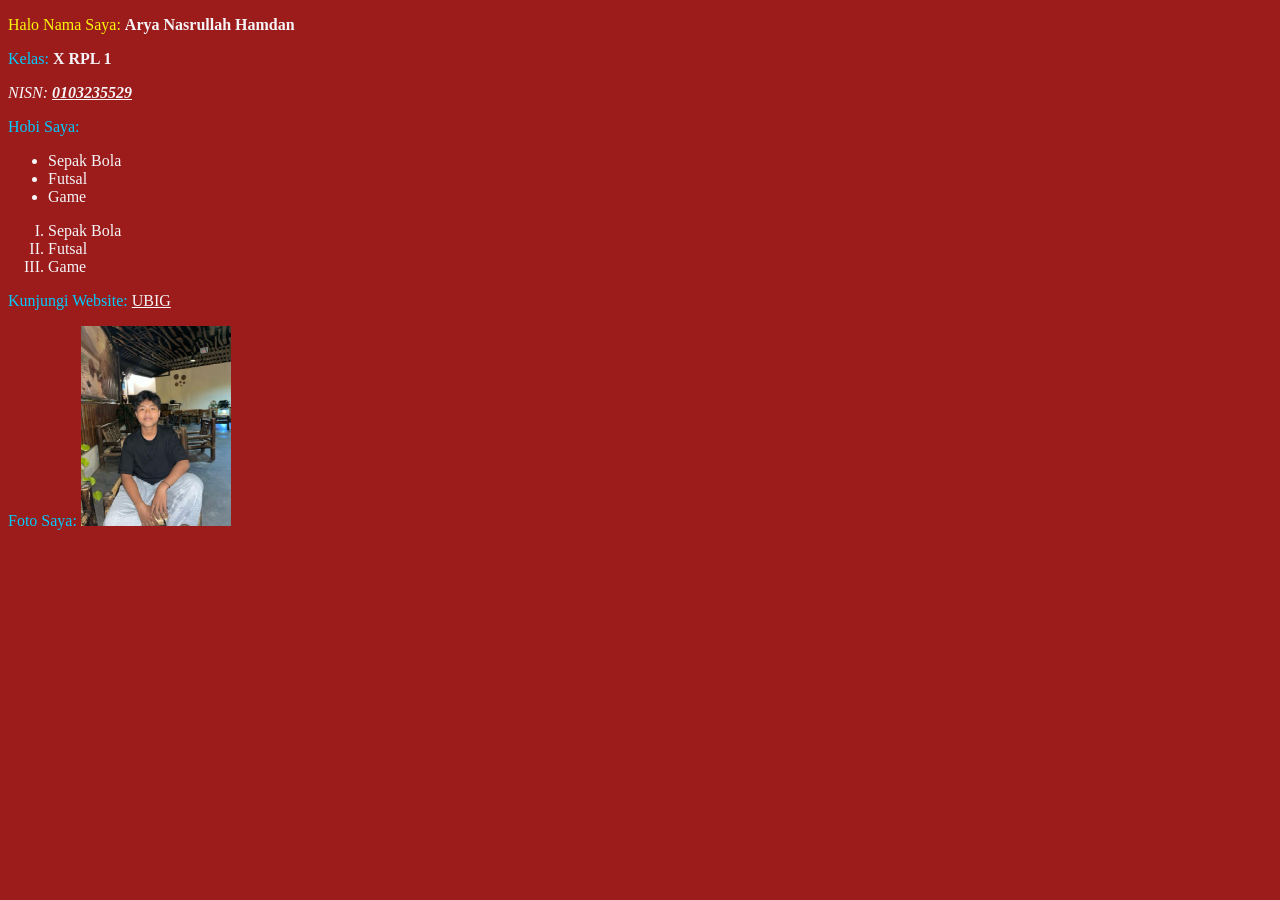
<file: latihan-1/index.html>
<!DOCTYPE html>
<html lang="id">
<head>
    <meta charset="UTF-8">
    <meta name="viewport" content="width=device-width, initial-scale=1.0">
    <title>Arya-Latihan1</title>

    <link rel="stylesheet" href="index.css">
</head>
<body>
   <p class="nama">
    Halo Nama Saya: 
        <strong>Arya Nasrullah Hamdan</strong>
    </p>
   <p>
    Kelas: 
        <strong>X RPL 1</strong>
    </p>
   <em>
        NISN:   
        <strong>
            <u>0103235529</u>
        </strong>
    </em>
    <p>Hobi Saya:</p>
    <ul>
        <li>Sepak Bola</li>
        <li>Futsal</li>
        <li>Game</li>
    </ul>
    <ol type="I">
        <li>Sepak Bola</li>
        <li>Futsal</li>
        <li>Game</li>
    </ol>
    <p>Kunjungi Website: 
        <a href="https://ubig.co.id/" target="_blank">UBIG</a>
    </p>
    <p>Foto Saya:
        <img src="Arya.jpg.jpeg" alt="Foto Arya" width="150" height="200">
    </p>
</body>
</html>
</file>
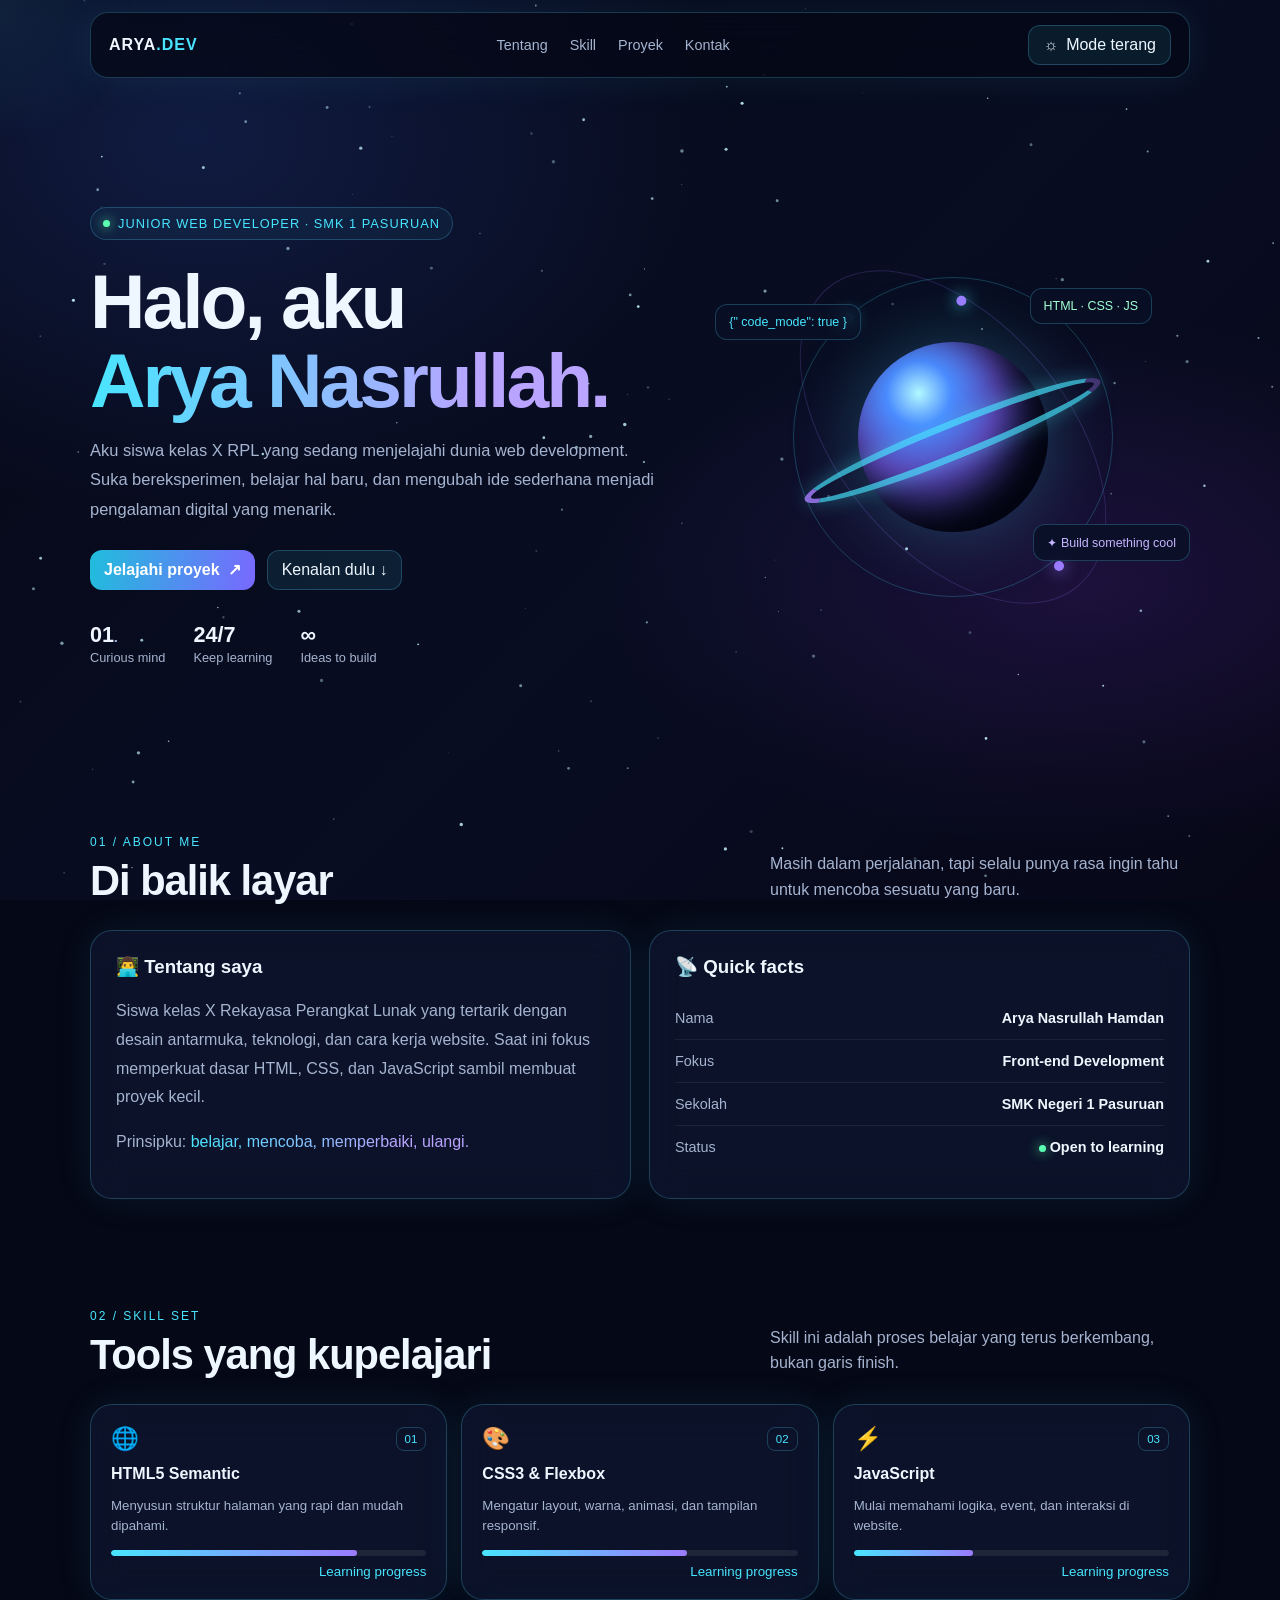
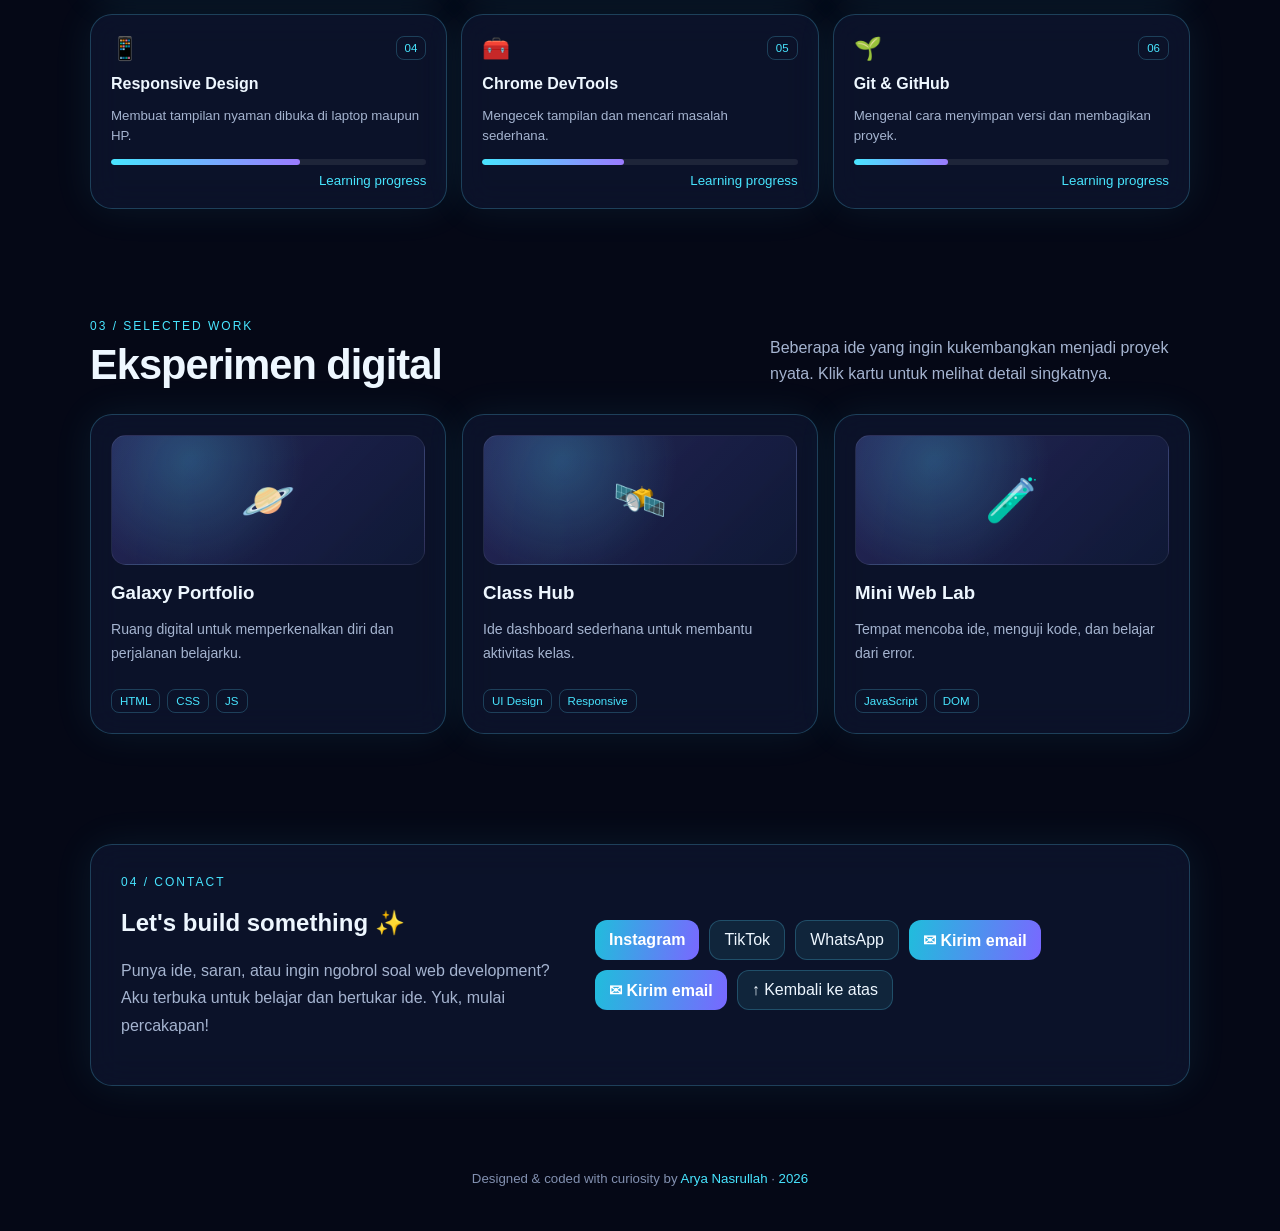
<file: Tugas-3/index.html>
<!DOCTYPE html>
<html lang="id">
  <head>
    <meta charset="UTF-8" />
    <meta name="viewport" content="width=device-width, initial-scale=1.0" />
    <title>Arya Nasrullah | Galaxy Portfolio</title>
    <meta
      name="description"
      content="Portfolio Arya Nasrullah dengan tema galaksi, interaksi ringan, dan layout responsif."
    />
    <link rel="stylesheet" href="style.css" />
  </head>
  <body>
    <canvas id="stars"></canvas>
    <div class="cursor-glow" id="glow"></div>

    <nav>
      <a class="logo" href="#home">ARYA<span>.DEV</span></a>
      <div class="navlinks">
        <a href="#about">Tentang</a>
        <a href="#skills">Skill</a>
        <a href="#projects">Proyek</a>
        <a href="#contact">Kontak</a>
      </div>
      <button id="themeBtn" aria-label="Ganti tema">
        ☼ <span id="themeLabel">Mode terang</span>
      </button>
    </nav>

    <main>
      <header class="hero" id="home">
        <div>
          <div class="eyebrow">
            <span class="dot"></span>
            JUNIOR WEB DEVELOPER · SMK 1 PASURUAN
          </div>

          <h1>
            Halo, aku<br />
            <span class="gradient">Arya Nasrullah.</span>
          </h1>

          <p>
            Aku siswa kelas X RPL yang sedang menjelajahi dunia web development.
            Suka bereksperimen, belajar hal baru, dan mengubah ide sederhana
            menjadi pengalaman digital yang menarik.
          </p>

          <div class="hero-actions">
            <a class="btn primary" href="#projects">
              Jelajahi proyek <span>↗</span>
            </a>
            <a class="btn" href="#about">Kenalan dulu ↓</a>
          </div>

          <div class="mini-stats">
            <div class="stat">
              <strong>01<span class="gradient">.</span></strong>
              <span>Curious mind</span>
            </div>
            <div class="stat">
              <strong>24/7</strong>
              <span>Keep learning</span>
            </div>
            <div class="stat">
              <strong>∞</strong>
              <span>Ideas to build</span>
            </div>
          </div>
        </div>

        <div class="orbit-stage" aria-label="Ilustrasi planet dengan orbit">
          <div class="orbit"></div>
          <div class="orbit two"></div>
          <div class="planet"></div>
          <div class="floating-tag tag1">{" code_mode": true }</div>
          <div class="floating-tag tag2">✦ Build something cool</div>
          <div class="floating-tag tag3">HTML · CSS · JS</div>
        </div>
      </header>

      <section id="about" class="reveal">
        <div class="section-head">
          <div>
            <div class="kicker">01 / About me</div>
            <h2>Di balik layar</h2>
          </div>
          <p>
            Masih dalam perjalanan, tapi selalu punya rasa ingin tahu untuk mencoba
            sesuatu yang baru.
          </p>
        </div>

        <div class="about-grid">
          <article class="glass about-card">
            <h3>👨‍💻 Tentang saya</h3>
            <p>
              Siswa kelas X Rekayasa Perangkat Lunak yang tertarik dengan desain
              antarmuka, teknologi, dan cara kerja website. Saat ini fokus
              memperkuat dasar HTML, CSS, dan JavaScript sambil membuat proyek kecil.
            </p>
            <p>
              Prinsipku: <span class="gradient">belajar, mencoba, memperbaiki, ulangi.</span>
            </p>
          </article>

          <article class="glass about-card">
            <h3>📡 Quick facts</h3>
            <div class="info-row">
              <span>Nama</span>
              <strong>Arya Nasrullah Hamdan</strong>
            </div>
            <div class="info-row">
              <span>Fokus</span>
              <strong>Front-end Development</strong>
            </div>
            <div class="info-row">
              <span>Sekolah</span>
              <strong>SMK Negeri 1 Pasuruan</strong>
            </div>
            <div class="info-row">
              <span>Status</span>
              <strong>
                <span class="dot" style="display: inline-block"></span> Open to learning
              </strong>
            </div>
          </article>
        </div>
      </section>

      <section id="skills" class="reveal">
        <div class="section-head">
          <div>
            <div class="kicker">02 / Skill set</div>
            <h2>Tools yang kupelajari</h2>
          </div>
          <p>Skill ini adalah proses belajar yang terus berkembang, bukan garis finish.</p>
        </div>

        <div class="skills">
          <article class="glass skill">
            <div class="skill-top">
              <span class="skill-icon">🌐</span>
              <span class="chip">01</span>
            </div>
            <h3>HTML5 Semantic</h3>
            <p>Menyusun struktur halaman yang rapi dan mudah dipahami.</p>
            <div class="bar"><span data-width="78%"></span></div>
            <small>Learning progress</small>
          </article>

          <article class="glass skill">
            <div class="skill-top">
              <span class="skill-icon">🎨</span>
              <span class="chip">02</span>
            </div>
            <h3>CSS3 &amp; Flexbox</h3>
            <p>Mengatur layout, warna, animasi, dan tampilan responsif.</p>
            <div class="bar"><span data-width="65%"></span></div>
            <small>Learning progress</small>
          </article>

          <article class="glass skill">
            <div class="skill-top">
              <span class="skill-icon">⚡</span>
              <span class="chip">03</span>
            </div>
            <h3>JavaScript</h3>
            <p>Mulai memahami logika, event, dan interaksi di website.</p>
            <div class="bar"><span data-width="38%"></span></div>
            <small>Learning progress</small>
          </article>

          <article class="glass skill">
            <div class="skill-top">
              <span class="skill-icon">📱</span>
              <span class="chip">04</span>
            </div>
            <h3>Responsive Design</h3>
            <p>Membuat tampilan nyaman dibuka di laptop maupun HP.</p>
            <div class="bar"><span data-width="60%"></span></div>
            <small>Learning progress</small>
          </article>

          <article class="glass skill">
            <div class="skill-top">
              <span class="skill-icon">🧰</span>
              <span class="chip">05</span>
            </div>
            <h3>Chrome DevTools</h3>
            <p>Mengecek tampilan dan mencari masalah sederhana.</p>
            <div class="bar"><span data-width="45%"></span></div>
            <small>Learning progress</small>
          </article>

          <article class="glass skill">
            <div class="skill-top">
              <span class="skill-icon">🌱</span>
              <span class="chip">06</span>
            </div>
            <h3>Git &amp; GitHub</h3>
            <p>Mengenal cara menyimpan versi dan membagikan proyek.</p>
            <div class="bar"><span data-width="30%"></span></div>
            <small>Learning progress</small>
          </article>
        </div>
      </section>

      <section id="projects" class="reveal">
        <div class="section-head">
          <div>
            <div class="kicker">03 / Selected work</div>
            <h2>Eksperimen digital</h2>
          </div>
          <p>
            Beberapa ide yang ingin kukembangkan menjadi proyek nyata. Klik kartu
            untuk melihat detail singkatnya.
          </p>
        </div>

        <div class="projects">
          <article
            class="glass project"
            tabindex="0"
            data-title="Galaxy Portfolio"
            data-detail="Portfolio bertema antariksa dengan animasi orbit, mode tema, dan layout responsif. Dibangun menggunakan HTML, CSS, dan JavaScript."
          >
            <div class="project-art">🪐</div>
            <h3>Galaxy Portfolio</h3>
            <p>Ruang digital untuk memperkenalkan diri dan perjalanan belajarku.</p>
            <div class="chips">
              <span class="chip">HTML</span>
              <span class="chip">CSS</span>
              <span class="chip">JS</span>
            </div>
          </article>

          <article
            class="glass project"
            tabindex="0"
            data-title="Class Hub"
            data-detail="Konsep dashboard kelas untuk mengumpulkan jadwal, pengumuman, dan daftar tugas agar lebih mudah diakses."
          >
            <div class="project-art">🛰️</div>
            <h3>Class Hub</h3>
            <p>Ide dashboard sederhana untuk membantu aktivitas kelas.</p>
            <div class="chips">
              <span class="chip">UI Design</span>
              <span class="chip">Responsive</span>
            </div>
          </article>

          <article
            class="glass project"
            tabindex="0"
            data-title="Mini Web Lab"
            data-detail="Kumpulan eksperimen kecil JavaScript seperti tombol interaktif, penghitung sederhana, dan perubahan tema."
          >
            <div class="project-art">🧪</div>
            <h3>Mini Web Lab</h3>
            <p>Tempat mencoba ide, menguji kode, dan belajar dari error.</p>
            <div class="chips">
              <span class="chip">JavaScript</span>
              <span class="chip">DOM</span>
            </div>
          </article>
        </div>
      </section>

      <section id="contact" class="reveal">
        <div class="glass contact-box">
          <div>
            <div class="kicker">04 / Contact</div>
            <h2>Let's build something ✨</h2>
            <p>
              Punya ide, saran, atau ingin ngobrol soal web development? Aku terbuka
              untuk belajar dan bertukar ide. Yuk, mulai percakapan!
            </p>
          </div>
          <div class="contact-actions">
            <a
              class="btn primary"
              href="https://www.instagram.com/101arya_?stkn=czJteXE2ZW5lNTYy&utm_source=qr"
              target="_blank"
              rel="noopener noreferrer"
            >
              Instagram
            </a>
            <a
              class="btn"
              href="https://www.tiktok.com/@arynsrlhmdn?is_from_webapp=1&sender_device=pc"
              target="_blank"
              rel="noopener noreferrer"
            >
              TikTok
            </a>
            <a
              class="btn"
              href="https://wa.me/6281615544428"
              target="_blank"
              rel="noopener noreferrer"
            >
              WhatsApp
            </a>
            <a
              class="btn primary"
              href="https://mail.google.com/mail/?view=cm&fs=1&to=sakkarepwes23@gmail.com"
              target="_blank"
              rel="noopener noreferrer"
            >
              ✉ Kirim email
            </a>
            <a class="btn" href="#home">↑ Kembali ke atas</a>
          </div>
        </div>
      </section>
    </main>

    <footer>
      Designed &amp; coded with curiosity by <span>Arya Nasrullah</span> ·
      <span id="year"></span>
    </footer>

    <div id="toast" role="status" aria-live="polite"></div>

    <script src="script.js" defer></script>
  </body>
</html>
</file>
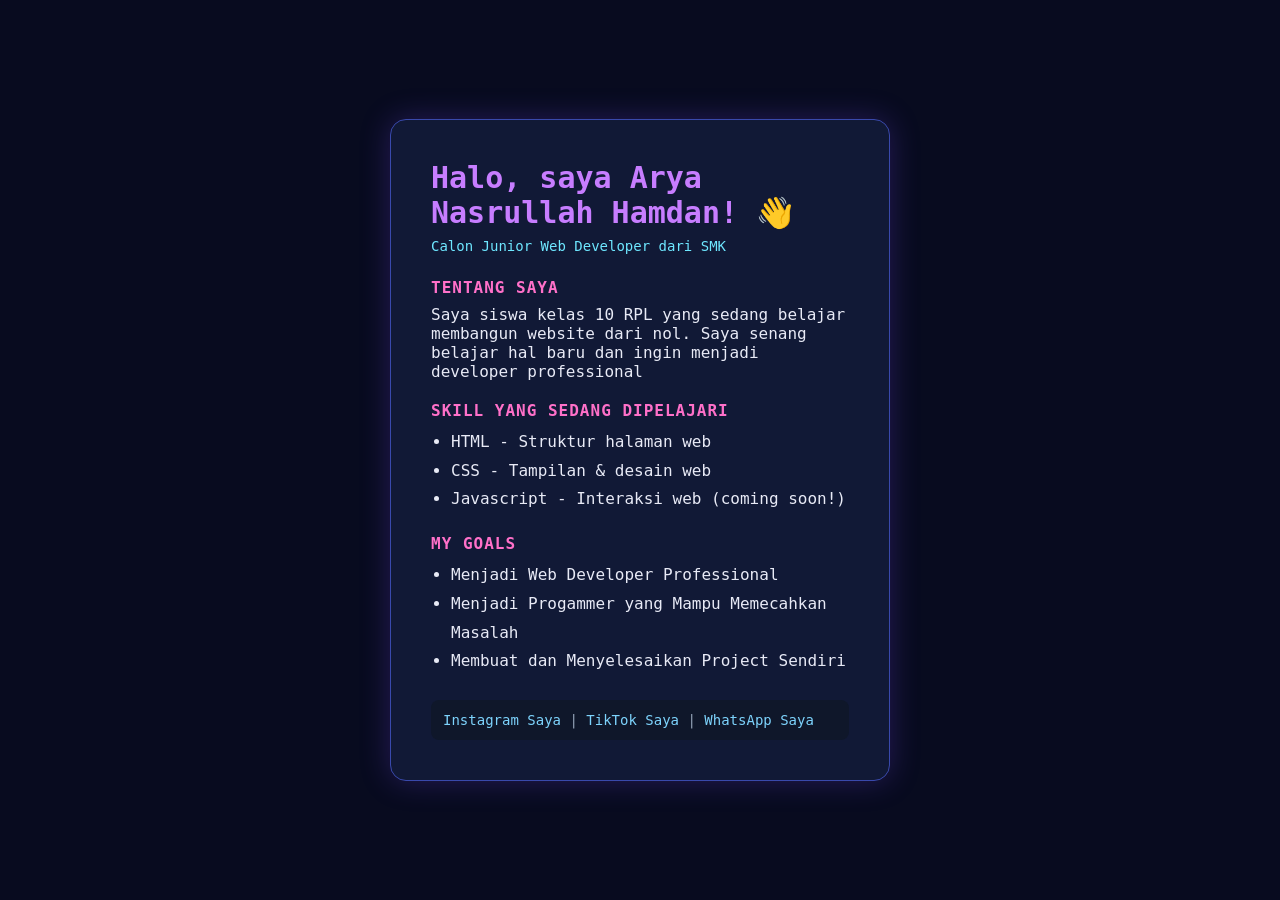
<file: latihan-1/Latihan1.html>
<!DOCTYPE html>
<html lang="en">
<head>
    <meta charset="UTF-8">
    <meta name="viewport" content="width=device-width, initial-scale=1.0">
    <title>Profile - [Arya Nasrullah Hamdan]</title>
    <link rel="stylesheet" href="Latihan1.css">
</head>
<body>
    <div class="kartu-profile">
            <h1>Halo, saya Arya Nasrullah Hamdan! 👋</h1>
            <p class="tagline">Calon Junior Web Developer dari SMK</p>
            
            <h2>Tentang saya</h2>
            <p>Saya siswa kelas 10 RPL yang sedang belajar membangun website dari nol. Saya senang belajar hal baru dan ingin menjadi developer professional</p>
            
            <h2>Skill yang Sedang Dipelajari</h2>
            <ul>
                <li>HTML - Struktur halaman web</li>
                <li>CSS - Tampilan & desain web</li>
                <li>Javascript - Interaksi web (coming soon!)</li>
            </ul>
            <h2>My Goals</h2>
            <ul>
                <li>Menjadi Web Developer Professional</li>
                <li>Menjadi Progammer yang Mampu Memecahkan Masalah</li>
                <li>Membuat dan Menyelesaikan Project Sendiri</li>
            </ul>
            <p class="kotak">
                <a href="https://www.instagram.com/101arya_?stkn=czJteXE2ZW5lNTYy&utm_source=qr" target="_blank" rel="noopener noreferrer">Instagram Saya</a> |
                <a href="https://www.tiktok.com/@arynsrlhmdn?is_from_webapp=1&sender_device=pc" target="_blank" rel="noopener noreferrer">TikTok Saya</a> |
                <a href="https://wa.me/6281615544428" target="_blank" rel="noopener noreferrer">WhatsApp Saya</a>
            </p>
    </div>
</body>
</html>
</file>
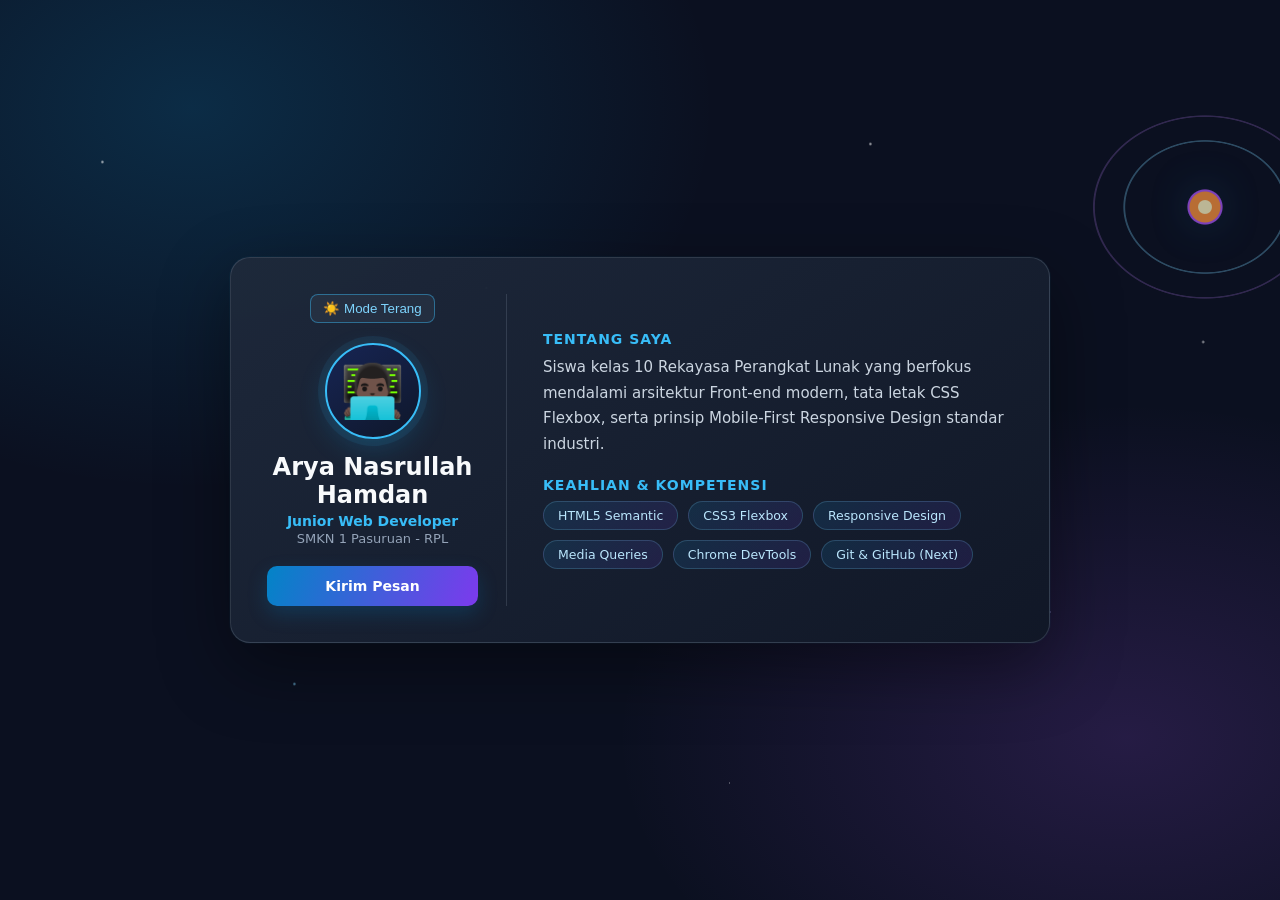
<file: Tugas-2/Latihan2.html>
<!DOCTYPE html>
<html lang="id">
<head>
    <meta charset="UTF-8">
    <meta name="viewport" content="width=device-width, initial-scale=1.0">
    <title>Profile Digital Responsive - Arya Nasrullah Hamdan</title>
    <link rel="stylesheet" href="Latihan2.css">
</head>
<body>
    <main class="page-wrapper">
        <article class="profile-card">

            <header class="card-aside"> 
            <button id="btnToggleTema" class="btn-tema">
                ☀️ Mode Terang
            </button>
                <div class="avatar-box">
                    <span class="avatar-icon">👨🏿‍💻</span>
                </div>
                <h1 class="student-name">Arya Nasrullah Hamdan</h1>
                <p class="student-role">Junior Web Developer</p>
                <p class="student-school">SMKN 1 Pasuruan - RPL</p>
                <a id="btnKontak" href="https://mail.google.com/mail/?view=cm&fs=1&to=sakkarepwes23@gmail.com" class="btn-contact">Kirim Pesan</a>
            </header>

            <section class="card-content">
                <div class="bio-section">
                    <h2 class="section-heading">Tentang Saya</h2>
                    <p class="bio-text">
                        Siswa kelas 10 Rekayasa Perangkat Lunak yang berfokus mendalami arsitektur Front-end modern, tata letak CSS Flexbox, serta prinsip Mobile-First Responsive Design standar industri.</p>
                </div>
            <div class="skills-section">
                <h2 class="section-heading">Keahlian & Kompetensi</h2>
                <div class="skill-matrix">
                    <div class="skill-badge">HTML5 Semantic</div>
                    <div class="skill-badge">CSS3 Flexbox</div>
                    <div class="skill-badge">Responsive Design</div>
                    <div class="skill-badge">Media Queries</div>
                    <div class="skill-badge">Chrome DevTools</div>
                    <div class="skill-badge">Git & GitHub (Next)</div>
                </div>
            </div>
            </section>
            </article>
            </main>
            <div id="modalKontak" class="modal-overlay">
                <div class="modal-box" role="dialog" aria-modal="true" aria-labelledby="judulModal">
                    <h2 id="judulModal">Kirim Pesan</h2>
                    <p>Silahkan Hubungi saya melalui email:siswa@sekolah.sch.id</p>
                    <button id="btnTutupModal" class="btn-tutup">Tutup</button>
                </div>
            </div>
    <script src="Latihan2.js"></script>
</body>
</html>
</file>
<file: latihan-1/index.css>
* {
    background-color: rgb(156, 27, 27);
    color: rgb(245, 245, 248);
}
p {
    color: rgb(0, 204, 255);
}
.nama {
    color: rgb(250, 246, 12);
}
</file>
<file: Tugas-3/style.css>
:root {
  --bg: #050816;
  --panel: rgba(14, 23, 49, 0.72);
  --line: rgba(93, 220, 255, 0.23);
  --cyan: #48e5ff;
  --purple: #9b7bff;
  --text: #eef7ff;
  --muted: #a5b4d0;
  --shadow: 0 0 40px rgba(72, 229, 255, 0.08);
}

* {
  box-sizing: border-box;
}

html {
  scroll-behavior: smooth;
}

body {
  margin: 0;
  background: var(--bg);
  color: var(--text);
  font-family: Inter, "Segoe UI", Arial, sans-serif;
  overflow-x: hidden;
}

body::before {
  content: "";
  position: fixed;
  inset: 0;
  z-index: -3;
  background: radial-gradient(
      ellipse at 15% 15%,
      rgba(45, 74, 170, 0.28),
      transparent 35%
    ),
    radial-gradient(
      ellipse at 85% 65%,
      rgba(117, 47, 191, 0.19),
      transparent 32%
    ),
    linear-gradient(135deg, #050816, #080d22 55%, #070717);
}

#stars {
  position: fixed;
  inset: 0;
  width: 100%;
  height: 100%;
  z-index: -2;
  pointer-events: none;
}

.cursor-glow {
  position: fixed;
  width: 280px;
  height: 280px;
  border-radius: 50%;
  background: radial-gradient(circle, rgba(72, 229, 255, 0.08), transparent 68%);
  pointer-events: none;
  transform: translate(-50%, -50%);
  z-index: -1;
}

nav {
  position: sticky;
  top: 12px;
  z-index: 10;
  width: min(1100px, calc(100% - 32px));
  margin: 12px auto 0;
  padding: 12px 18px;
  display: flex;
  align-items: center;
  justify-content: space-between;
  gap: 15px;
  border: 1px solid var(--line);
  border-radius: 18px;
  background: rgba(5, 8, 22, 0.72);
  backdrop-filter: blur(18px);
  box-shadow: var(--shadow);
}

.logo {
  font-weight: 900;
  letter-spacing: 1px;
  text-decoration: none;
  color: inherit;
}

.logo span {
  color: var(--cyan);
}

.navlinks {
  display: flex;
  gap: 22px;
  align-items: center;
}

.navlinks a {
  color: var(--muted);
  text-decoration: none;
  font-size: 0.9rem;
  transition: 0.25s;
}

.navlinks a:hover {
  color: var(--cyan);
}

button,
.btn {
  border: 1px solid var(--line);
  background: rgba(72, 229, 255, 0.09);
  color: var(--text);
  padding: 10px 14px;
  border-radius: 12px;
  cursor: pointer;
  font: inherit;
  transition: 0.25s;
  text-decoration: none;
  display: inline-flex;
  align-items: center;
  justify-content: center;
  gap: 8px;
}

button:hover,
.btn:hover {
  transform: translateY(-2px);
  border-color: var(--cyan);
  box-shadow: 0 0 22px rgba(72, 229, 255, 0.15);
}

main {
  width: min(1100px, calc(100% - 32px));
  margin: auto;
}

.hero {
  min-height: 78vh;
  display: grid;
  grid-template-columns: 1.1fr 0.9fr;
  align-items: center;
  gap: 45px;
  padding: 70px 0 55px;
}

.eyebrow {
  display: inline-flex;
  align-items: center;
  gap: 8px;
  border: 1px solid var(--line);
  border-radius: 999px;
  padding: 8px 12px;
  color: var(--cyan);
  font-size: 0.8rem;
  letter-spacing: 1px;
  background: rgba(72, 229, 255, 0.05);
}

.dot {
  width: 7px;
  height: 7px;
  background: #5cffb1;
  border-radius: 50%;
  box-shadow: 0 0 12px #5cffb1;
}

h1 {
  font-size: clamp(2.7rem, 6vw, 5.3rem);
  line-height: 1.02;
  letter-spacing: -3px;
  margin: 22px 0 16px;
}

.gradient {
  background: linear-gradient(90deg, var(--cyan), #b9a4ff 75%);
  -webkit-background-clip: text;
  background-clip: text;
  color: transparent;
}

.hero p {
  max-width: 580px;
  line-height: 1.8;
  color: var(--muted);
  font-size: 1.03rem;
}

.hero-actions {
  display: flex;
  gap: 12px;
  flex-wrap: wrap;
  margin-top: 25px;
}

.primary {
  background: linear-gradient(100deg, #20bddc, #7968ff);
  border: 0;
  color: #fff;
  font-weight: 750;
}

.mini-stats {
  display: flex;
  gap: 28px;
  margin-top: 32px;
}

.stat strong {
  font-size: 1.35rem;
  display: block;
}

.stat span {
  font-size: 0.8rem;
  color: var(--muted);
}

.orbit-stage {
  min-height: 390px;
  display: grid;
  place-items: center;
  position: relative;
}

.planet {
  width: 190px;
  height: 190px;
  border-radius: 50%;
  position: relative;
  background: radial-gradient(
    circle at 32% 27%,
    #b2f8ff 0,
    #4a8cff 17%,
    #5a48b8 42%,
    #16153c 73%
  );
  box-shadow: inset -25px -20px 40px #02040f, 0 0 70px rgba(72, 229, 255, 0.25);
  animation: float 5s ease-in-out infinite;
}

.planet::after {
  content: "";
  position: absolute;
  inset: 42% -34%;
  height: 25px;
  border: 7px solid rgba(72, 229, 255, 0.68);
  border-left-color: rgba(167, 131, 255, 0.8);
  border-right-color: rgba(167, 131, 255, 0.35);
  border-radius: 50%;
  transform: rotate(-22deg);
  box-shadow: 0 0 20px rgba(72, 229, 255, 0.3);
}

.orbit {
  position: absolute;
  width: 320px;
  height: 320px;
  border: 1px solid rgba(72, 229, 255, 0.23);
  border-radius: 50%;
  animation: spin 18s linear infinite;
}

.orbit::before,
.orbit::after {
  content: "";
  position: absolute;
  width: 10px;
  height: 10px;
  border-radius: 50%;
  background: var(--cyan);
  box-shadow: 0 0 16px var(--cyan);
}

.orbit::before {
  top: 35px;
  left: 50px;
}

.orbit::after {
  bottom: 25px;
  right: 48px;
  background: var(--purple);
  box-shadow: 0 0 16px var(--purple);
}

.orbit.two {
  width: 390px;
  height: 230px;
  transform: rotate(50deg);
  animation-duration: 24s;
  border-color: rgba(155, 123, 255, 0.2);
}

.orbit.two::before {
  background: var(--purple);
  top: 15px;
  left: 90px;
}

.orbit.two::after {
  display: none;
}

.floating-tag {
  position: absolute;
  padding: 10px 13px;
  background: rgba(9, 17, 39, 0.82);
  border: 1px solid var(--line);
  border-radius: 12px;
  font-size: 0.78rem;
  color: var(--cyan);
  backdrop-filter: blur(8px);
}

.tag1 {
  top: 16%;
  left: 0;
}

.tag2 {
  right: 0;
  bottom: 18%;
  color: #c6b5ff;
}

.tag3 {
  right: 8%;
  top: 12%;
  color: #a4ffd3;
}

section {
  padding: 55px 0;
  scroll-margin-top: 90px;
}

.section-head {
  display: flex;
  justify-content: space-between;
  align-items: end;
  gap: 20px;
  margin-bottom: 25px;
}

.kicker {
  color: var(--cyan);
  font-size: 0.75rem;
  letter-spacing: 2px;
  text-transform: uppercase;
}

.section-head h2 {
  font-size: clamp(1.8rem, 4vw, 2.6rem);
  margin: 8px 0 0;
  letter-spacing: -1px;
}

.section-head p {
  color: var(--muted);
  max-width: 420px;
  line-height: 1.6;
  margin-bottom: 3px;
}

.glass {
  border: 1px solid var(--line);
  background: var(--panel);
  backdrop-filter: blur(16px);
  border-radius: 22px;
  box-shadow: var(--shadow);
}

.about-grid {
  display: grid;
  grid-template-columns: 1fr 1fr;
  gap: 18px;
}

.about-card {
  padding: 25px;
}

.about-card h3 {
  margin-top: 0;
}

.about-card p {
  color: var(--muted);
  line-height: 1.8;
}

.info-row {
  display: flex;
  justify-content: space-between;
  gap: 10px;
  padding: 13px 0;
  border-bottom: 1px solid rgba(255, 255, 255, 0.07);
  font-size: 0.9rem;
}

.info-row:last-child {
  border-bottom: 0;
}

.info-row span {
  color: var(--muted);
}

.skills {
  display: grid;
  grid-template-columns: repeat(3, 1fr);
  gap: 14px;
}

.skill {
  padding: 20px;
}

.skill-top {
  display: flex;
  align-items: center;
  justify-content: space-between;
  gap: 8px;
}

.skill-icon {
  font-size: 1.4rem;
}

.skill h3 {
  font-size: 1rem;
  margin: 13px 0 8px;
}

.skill p {
  font-size: 0.83rem;
  color: var(--muted);
  line-height: 1.5;
  min-height: 40px;
}

.bar {
  height: 6px;
  background: rgba(255, 255, 255, 0.08);
  border-radius: 99px;
  overflow: hidden;
}

.bar span {
  display: block;
  height: 100%;
  width: 0;
  background: linear-gradient(90deg, var(--cyan), var(--purple));
  border-radius: 99px;
  transition: width 1.2s ease;
}

.skill small {
  display: block;
  text-align: right;
  color: var(--cyan);
  margin-top: 8px;
}

.projects {
  display: grid;
  grid-template-columns: repeat(3, 1fr);
  gap: 16px;
}

.project {
  padding: 20px;
  transition: transform 0.25s, border-color 0.25s;
  cursor: pointer;
}

.project:hover {
  transform: translateY(-6px);
  border-color: rgba(72, 229, 255, 0.6);
}

.project-art {
  height: 130px;
  border-radius: 15px;
  margin-bottom: 17px;
  display: grid;
  place-items: center;
  font-size: 2.7rem;
  background: radial-gradient(
      circle at 25% 20%,
      rgba(72, 229, 255, 0.22),
      transparent 45%
    ),
    linear-gradient(135deg, rgba(91, 77, 180, 0.35), rgba(16, 27, 57, 0.8));
  border: 1px solid rgba(255, 255, 255, 0.07);
}

.project h3 {
  margin: 0 0 8px;
}

.project p {
  color: var(--muted);
  font-size: 0.88rem;
  line-height: 1.65;
  min-height: 57px;
}

.chips {
  display: flex;
  gap: 7px;
  flex-wrap: wrap;
}

.chip {
  font-size: 0.72rem;
  color: var(--cyan);
  padding: 5px 8px;
  border: 1px solid var(--line);
  border-radius: 8px;
}

.contact-box {
  padding: 30px;
  display: flex;
  align-items: center;
  justify-content: space-between;
  gap: 25px;
}

.contact-box p {
  color: var(--muted);
  line-height: 1.7;
  max-width: 600px;
}

.contact-actions {
  display: flex;
  gap: 10px;
  flex-wrap: wrap;
}

footer {
  padding: 30px 0 45px;
  text-align: center;
  color: #8290b0;
  font-size: 0.83rem;
}

footer span {
  color: var(--cyan);
}

.reveal {
  opacity: 0;
  transform: translateY(22px);
  transition: opacity 0.7s ease, transform 0.7s ease;
}

.reveal.visible {
  opacity: 1;
  transform: translateY(0);
}

#toast {
  position: fixed;
  bottom: 24px;
  left: 50%;
  transform: translate(-50%, 20px);
  opacity: 0;
  pointer-events: none;
  background: #101c36;
  border: 1px solid var(--line);
  padding: 12px 18px;
  border-radius: 12px;
  z-index: 20;
  transition: 0.3s;
  box-shadow: var(--shadow);
}

#toast.show {
  opacity: 1;
  transform: translate(-50%, 0);
}

body.light {
  --bg: #eaf2ff;
  --panel: rgba(255, 255, 255, 0.78);
  --line: rgba(56, 106, 177, 0.22);
  --text: #14213d;
  --muted: #52627e;
  --shadow: 0 0 35px rgba(45, 92, 160, 0.1);
}

body.light::before {
  background: radial-gradient(
      ellipse at 15% 15%,
      rgba(100, 180, 255, 0.32),
      transparent 35%
    ),
    radial-gradient(
      ellipse at 85% 65%,
      rgba(181, 147, 255, 0.3),
      transparent 32%
    ),
    linear-gradient(135deg, #edf5ff, #e9eaff);
}

body.light nav {
  background: rgba(242, 247, 255, 0.8);
}

body.light .floating-tag {
  background: rgba(255, 255, 255, 0.85);
}

body.light .bar {
  background: rgba(20, 33, 61, 0.1);
}

@keyframes spin {
  to {
    transform: rotate(360deg);
  }
}

@keyframes float {
  0%,
  100% {
    transform: translateY(0);
  }

  50% {
    transform: translateY(-13px);
  }
}

@media (prefers-reduced-motion: reduce) {
  *,
  *::before,
  *::after {
    animation: none !important;
    scroll-behavior: auto !important;
    transition: none !important;
  }
}

@media (max-width: 760px) {
  .navlinks {
    display: none;
  }

  .hero {
    grid-template-columns: 1fr;
    padding-top: 55px;
    gap: 10px;
  }

  .orbit-stage {
    min-height: 320px;
  }

  .planet {
    width: 145px;
    height: 145px;
  }

  .orbit {
    width: 250px;
    height: 250px;
  }

  .orbit.two {
    width: 300px;
    height: 190px;
  }

  .about-grid {
    grid-template-columns: 1fr;
  }

  .skills,
  .projects {
    grid-template-columns: 1fr 1fr;
  }

  .section-head {
    display: block;
  }

  .section-head p {
    margin-top: 12px;
  }

  .contact-box {
    display: block;
  }

  .contact-actions {
    margin-top: 20px;
  }

  .mini-stats {
    gap: 20px;
  }

  h1 {
    letter-spacing: -2px;
  }
}

@media (max-width: 470px) {
  .skills,
  .projects {
    grid-template-columns: 1fr;
  }

  .hero {
    min-height: auto;
  }

  .orbit-stage {
    min-height: 290px;
  }

  .tag1 {
    left: 2%;
  }

  .tag2 {
    right: 0;
  }

  .mini-stats {
    gap: 14px;
  }

  .stat strong {
    font-size: 1.1rem;
  }

  .contact-box {
    padding: 22px;
  }
}
</file>
<file: latihan-1/Latihan1.css>
* {
    margin: 0;
    padding: 0;
    box-sizing: border-box;
}
body {
    font-family: 'Cascadia Code', 'Consolas', monospace;
    background-color: #080b1f;
    color: #e8eaf6;
    display: flex;
    justify-content: center;
    align-items: center;
    min-height: 100vh;
    padding: 20px;
}
.kartu-profile {
    background-color: #111936;
    border-radius: 16px;
    padding: 40px;
    max-width: 500px;
    width: 100%;
    border: 1px solid #3949ab;
    box-shadow: 0 0 30px rgba(124, 77, 255, 0.25);
}
h1 {
    font-size: 30px;
    color: #c77dff;
    margin-bottom: 8px;
}
.tagline {
    color: #6ee7ff;
    font-size: 14px;
    margin-bottom: 24px;
}
h2 {
    font-size: 16px;
    color: #ff70c9;
    margin: 20px 0 8px;
    text-transform: uppercase;
    letter-spacing: 1px;
}
ul {
    padding-left: 20px;
    line-height: 1.8;
}
.kotak {
    margin-top: 24px;
    padding: 12px;
    background: #0f172a;
    border-radius: 8px;
    font-size: 14px;
    color: #94a3b8;
}
a {
    color: #7dd3fc;
    text-decoration: none;
}
a:hover {
    text-decoration: underline;
}
.kartu-profile:hover {
    border-color: #7c4dff;
    transition: border-color 0.3s ease;
}
</file>
<file: Tugas-2/Latihan2.css>
* {
    margin: 0;
    padding: 0;
    box-sizing: border-box;
}
body {
    font-family: 'Segoe UI', system-ui, -apple-system, sans-serif;
    background:
        radial-gradient(ellipse at 15% 12%, rgba(14, 165, 233, 0.19), transparent 34%),
        radial-gradient(ellipse at 88% 82%, rgba(168, 85, 247, 0.17), transparent 32%),
        #0b1020;
    color: #e2e8f0;
    min-height: 100vh;
    display: flex;
    justify-content: center;
    align-items: center;
    padding: 16px;
}
body::before,
body::after {
    content: "";
    position: fixed;
    pointer-events: none;
}
body::before {
    inset: 0;
    z-index: 0;
    opacity: 0.75;
    background-image:
        radial-gradient(2px 2px at 8% 18%, rgba(255, 255, 255, 0.95), transparent 100%),
        radial-gradient(2px 2px at 23% 76%, rgba(125, 211, 252, 0.9), transparent 100%),
        radial-gradient(1.5px 1.5px at 38% 32%, rgba(255, 255, 255, 0.8), transparent 100%),
        radial-gradient(2px 2px at 68% 16%, rgba(255, 255, 255, 0.9), transparent 100%),
        radial-gradient(1.5px 1.5px at 82% 68%, rgba(196, 181, 253, 0.95), transparent 100%),
        radial-gradient(2px 2px at 94% 38%, rgba(255, 255, 255, 0.8), transparent 100%),
        radial-gradient(1px 1px at 57% 87%, rgba(255, 255, 255, 0.75), transparent 100%);
    animation: stars-twinkle 5s ease-in-out infinite alternate;
}
body::after {
    width: 330px;
    height: 270px;
    top: 8%;
    right: -90px;
    z-index: 0;
    opacity: 0.72;
    background:
        radial-gradient(circle at 50% 50%, #fff7c2 0 3%, #fb923c 3.5% 7%, #a855f7 7.5% 8%, transparent 8.5%),
        radial-gradient(ellipse at 50% 50%, transparent 34%, rgba(125, 211, 252, 0.42) 34.4% 34.8%, transparent 35.2%),
        radial-gradient(ellipse at 50% 50%, transparent 47%, rgba(192, 132, 252, 0.3) 47.4% 47.8%, transparent 48.2%);
    filter: drop-shadow(0 0 22px rgba(56, 189, 248, 0.22));
    animation: orbit-drift 70s linear infinite;
}
.page-wrapper {
    width: 100%;
    max-width: 820px;
    border-radius: 20px;
    position: relative;
    z-index: 1;
    animation: card-enter 650ms ease both;
}
.profile-card {
    background: linear-gradient(145deg, rgba(30, 41, 59, 0.97), rgba(17, 24, 39, 0.97));
    border: 1px solid rgba(148, 163, 184, 0.22);
    border-radius: 20px;
    padding: 24px;
    box-shadow: 0 24px 70px rgba(0, 0, 0, 0.42), 0 0 0 1px rgba(56, 189, 248, 0.04);
    display: flex;
    flex-direction: column;
    gap: 24px;
}
.card-aside {
    display: flex;
    flex-direction: column;
    align-items: center;
    text-align: center;
    padding-bottom: 20px;
    border-bottom: 1px solid #334155;
}
.avatar-box {
    width: 84px;
    height: 84px;
    background: linear-gradient(145deg, #172554, #0f172a);
    border: 2px solid #38bdf8;
    box-shadow: 0 0 0 7px rgba(56, 189, 248, 0.08), 0 10px 28px rgba(14, 165, 233, 0.2);
    border-radius: 50%;
    display: flex;
    justify-content: center;
    align-items: center;
    font-size: 46px;
    margin-bottom: 14px;
}
.student-name {
    font-size: 22px;
    font-weight: 700;
    color: #f8fafc;
}
.student-role {
    color: #38bdf8;
    font-size: 14px;
    font-weight: 600;
    margin-top: 4px;
}
.student-school {
    color: #94a3b8;
    font-size: 13px;
    margin-top: 2px;
}
.btn-contact {
    margin-top: 16px;
    display: inline-block;
    width: 100%;
    text-align: center;
    background: linear-gradient(110deg, #0284c7, #7c3aed);
    color: #ffffff;
    text-decoration: none;
    padding: 12px 20px;
    border-radius: 10px;
    font-weight: 600;
    font-size: 14px;
    transition: transform 0.2s ease, box-shadow 0.2s ease, filter 0.2s ease;
    box-shadow: 0 8px 20px rgba(2, 132, 199, 0.22);
}
.btn-contact:hover {
    transform: translateY(-2px);
    filter: brightness(1.14);
    box-shadow: 0 12px 25px rgba(124, 58, 237, 0.28);
}

.card-content {
    display: flex;
    flex-direction: column;
    gap: 20px;
}
.section-heading {
    font-size: 14px;
    color: #38bdf8;
    text-transform: uppercase;
    letter-spacing: 1px;
    margin-bottom: 8px;
    font-weight: 700;
}
.bio-text {
    font-size: 14px;
    line-height: 1.7;
    color: #cbd5e1;
}
.skill-matrix {
    display: flex;
    flex-wrap: wrap;
    gap: 10px;
}
.skill-badge {
    background: linear-gradient(135deg, rgba(14, 165, 233, 0.12), rgba(124, 58, 237, 0.13));
    border: 1px solid rgba(125, 211, 252, 0.2);
    color: #bae6fd;
    padding: 6px 14px;
    border-radius: 20px;
    font-size: 12.5px;
    font-weight: 500;
    transition: border-color 0.2s ease, transform 0.2s ease, background 0.2s ease;
}
.skill-badge:hover {
    border-color: #38bdf8;
    background: rgba(14, 165, 233, 0.2);
    transform: translateY(-2px);
}

@media screen and (min-width: 680px) {
    .profile-card {
        padding: 36px;
        flex-direction: row;
        align-items: stretch;
        gap: 36px;
    }
    .card-aside {
        width: 240px;
        flex-shrink: 0;
        padding-bottom: 0;
        padding-right: 28px;
        border-bottom: none;
        border-right: 1px solid rgba(148, 163, 184, 0.2);
        justify-content: center;
    }
    .avatar-box {
        width: 96px;
        height: 96px;
        font-size: 52px;
    }
    .student-name {
        font-size: 24px;
    }
    .btn-contact {
        width: 100%;
        margin-top: 20px;
    }
    .card-content {
        flex: 1;
        justify-content: center;
    }
    .bio-text {
        font-size: 15px;
    }
}
.btn-tema {
    background: rgba(148, 163, 184, 0.08);
    border: 1px solid rgba(56, 189, 248, 0.45);
    color: #7dd3fc;
    padding: 6px 12px;
    border-radius: 8px;
    cursor: pointer;
    margin-bottom: 20px;
    transition: all 0.3s;
}
.btn-tema:hover {
    background-color: #38bdf8;
    color: #0b1329;
}
body.light-mode {
    background:
        radial-gradient(ellipse at 12% 10%, rgba(14, 165, 233, 0.16), transparent 34%),
        radial-gradient(ellipse at 90% 85%, rgba(168, 85, 247, 0.12), transparent 32%),
        #eef2ff;
    color: #0f172a;
}
body.light-mode::before {
    opacity: 0.32;
}
body.light-mode::after {
    opacity: 0.38;
}

body.light-mode .profile-card {
    background: linear-gradient(145deg, rgba(255, 255, 255, 0.97), rgba(248, 250, 252, 0.97));
    border-color: rgba(100, 116, 139, 0.22);
    box-shadow: 0 24px 60px rgba(51, 65, 85, 0.16);
}
body.light-mode .student-name {
    color: #0f172a;
}
body.light-mode .card-aside {
    border-color: #dbe3ef;
}
body.light-mode .student-school,
body.light-mode .bio-text {
    color: #475569;
}
body.light-mode .skill-badge {
    color: #4338ca;
    background: linear-gradient(135deg, #eff6ff, #f5f3ff);
    border-color: #c7d2fe;
}
body.light-mode .btn-tema {
    color: #0369a1;
    background: rgba(14, 165, 233, 0.08);
}
body.light-mode .modal-box {
    background: #ffffff;
    color: #0f172a;
}

.modal-overlay {
    position: fixed;
    top: 0; left: 0; width: 100%; height: 100%;
    background-color: rgba(8, 13, 28, 0.72);
    backdrop-filter: blur(8px);
    display: none;
    justify-content: center;
    align-items: center;
    z-index: 1000;
}
.modal-overlay.show {
    display: flex;
}
.modal-box {
    background: linear-gradient(145deg, #1e293b, #111827);
    border: 1px solid rgba(148, 163, 184, 0.24);
    padding: 30px;
    border-radius: 12px;
    text-align: center;
    width: 90%;
    max-width: 400px;
    box-shadow: 0 25px 70px rgba(0, 0, 0, 0.4);
}
.btn-tutup {
    margin-top: 20px;
    background-color: #ef4444;
    color: #ffffff;
    border: none;
    padding: 8px 16px;
    border-radius: 6px;
    cursor: pointer;
}
.modal-box p {
    margin-top: 10px;
    color: #94a3b8;
    line-height: 1.6;
}
.btn-tema:focus-visible,
.btn-contact:focus-visible,
.btn-tutup:focus-visible {
    outline: 3px solid #fbbf24;
    outline-offset: 3px;
}
@keyframes card-enter {
    from { opacity: 0; transform: translateY(14px); }
    to { opacity: 1; transform: translateY(0); }
}
@keyframes stars-twinkle {
    from { opacity: 0.42; }
    to { opacity: 0.9; }
}
@keyframes orbit-drift {
    from { transform: rotate(0deg); }
    to { transform: rotate(360deg); }
}
@media (prefers-reduced-motion: reduce) {
    *, *::before, *::after {
        animation-duration: 0.01ms !important;
        transition-duration: 0.01ms !important;
        scroll-behavior: auto !important;
    }
}
</file>
